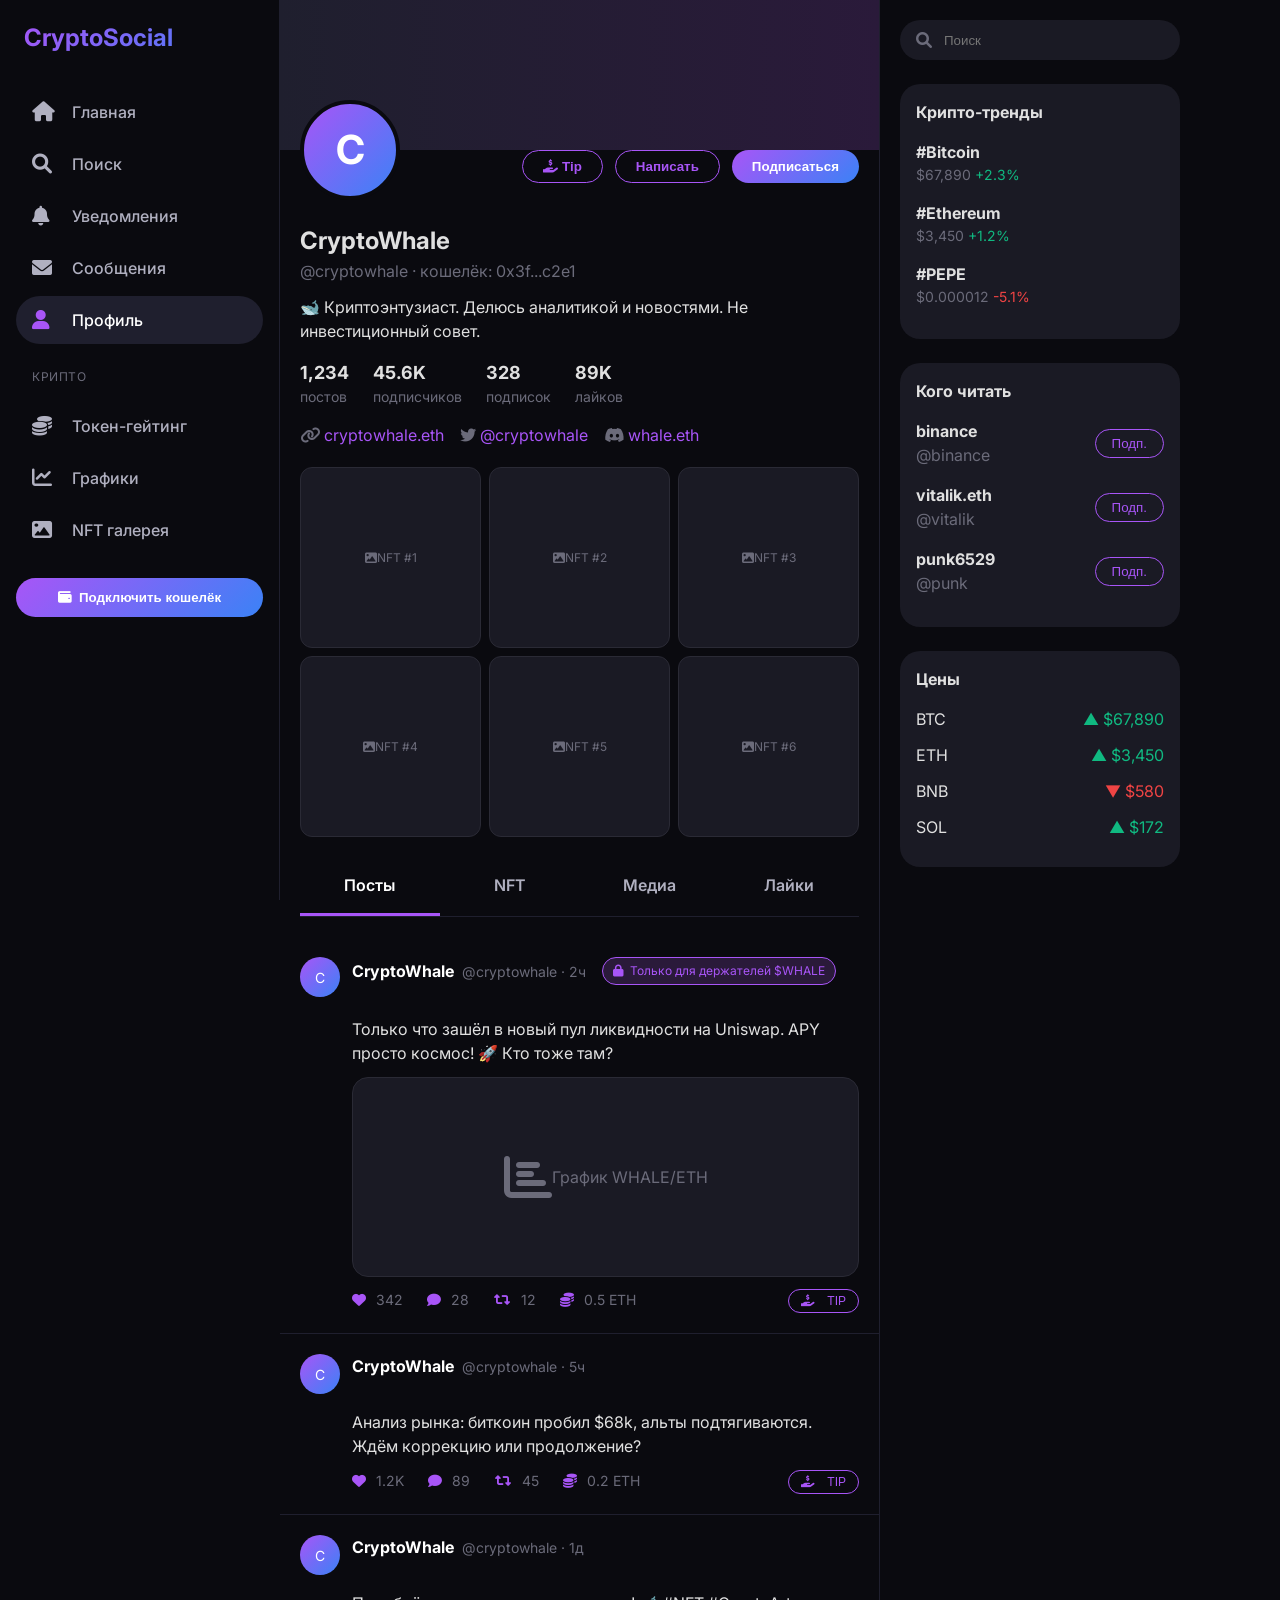
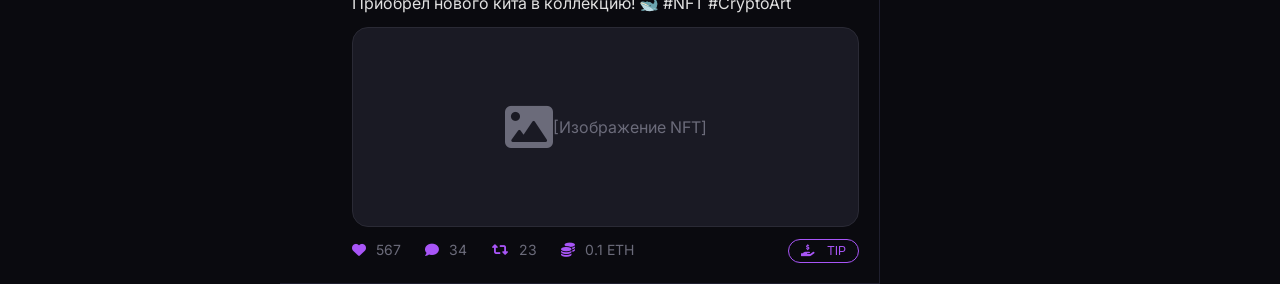
<file: index.html>
<!DOCTYPE html>
<html lang="ru">
<head>
    <meta charset="UTF-8">
    <meta name="viewport" content="width=device-width, initial-scale=1.0">
    <title>CryptoSocial — Профиль</title>
    <!-- Google Fonts & Font Awesome -->
    <link rel="preconnect" href="https://fonts.googleapis.com">
    <link rel="preconnect" href="https://fonts.gstatic.com" crossorigin>
    <link href="https://fonts.googleapis.com/css2?family=Inter:ital,opsz,wght@0,14..32,100..900;1,14..32,100..900&display=swap" rel="stylesheet">
    <link rel="stylesheet" href="https://cdnjs.cloudflare.com/ajax/libs/font-awesome/6.0.0-beta3/css/all.min.css">
    <style>
        * {
            margin: 0;
            padding: 0;
            box-sizing: border-box;
        }

        body {
            font-family: "Inter", sans-serif;
            background-color: #0a0a0f;
            color: #e0e0e0;
            line-height: 1.5;
            overflow-x: hidden;
        }

        /* Layout */
        .app {
            display: flex;
            min-height: 100vh;
            max-width: 1400px;
            margin: 0 auto;
            position: relative;
        }

        /* Left Sidebar */
        .sidebar-left {
            width: 280px;
            border-right: 1px solid #1f1f2e;
            padding: 20px 16px;
            position: sticky;
            top: 0;
            height: 100vh;
            overflow-y: auto;
            background-color: #0a0a0f;
        }

        .logo {
            font-size: 24px;
            font-weight: 700;
            background: linear-gradient(135deg, #a855f7, #3b82f6);
            -webkit-background-clip: text;
            -webkit-text-fill-color: transparent;
            background-clip: text;
            margin-bottom: 32px;
            padding-left: 8px;
        }

        .nav-item {
            display: flex;
            align-items: center;
            gap: 16px;
            padding: 12px 16px;
            border-radius: 30px;
            color: #b0b0c0;
            font-weight: 500;
            transition: all 0.2s;
            margin-bottom: 4px;
            cursor: pointer;
        }

        .nav-item i {
            font-size: 20px;
            width: 24px;
        }

        .nav-item:hover, .nav-item.active {
            background-color: #1f1f2e;
            color: white;
        }

        .nav-item.active i {
            color: #a855f7;
        }

        .nav-section {
            margin: 24px 0 16px;
            padding-left: 16px;
            font-size: 12px;
            text-transform: uppercase;
            letter-spacing: 0.05em;
            color: #6b6b7a;
        }

        .connect-wallet {
            margin-top: 24px;
            padding: 12px 16px;
            background: linear-gradient(135deg, #a855f7, #3b82f6);
            border: none;
            border-radius: 30px;
            color: white;
            font-weight: 600;
            display: flex;
            align-items: center;
            justify-content: center;
            gap: 8px;
            cursor: pointer;
            transition: opacity 0.2s;
            width: 100%;
        }

        .connect-wallet:hover {
            opacity: 0.9;
        }

        /* Main Content */
        .main-content {
            flex: 1;
            max-width: 600px;
            border-right: 1px solid #1f1f2e;
        }

        /* Profile Header */
        .profile-cover {
            height: 150px;
            background: linear-gradient(90deg, #1f1f2e, #2a1a3a);
            position: relative;
        }

        .profile-info {
            padding: 0 20px 20px;
            position: relative;
        }

        .profile-avatar {
            width: 100px;
            height: 100px;
            border-radius: 50%;
            background: linear-gradient(135deg, #a855f7, #3b82f6);
            border: 4px solid #0a0a0f;
            position: absolute;
            top: -50px;
            left: 20px;
            display: flex;
            align-items: center;
            justify-content: center;
            font-size: 40px;
            font-weight: bold;
            color: white;
        }

        .profile-actions {
            display: flex;
            justify-content: flex-end;
            gap: 12px;
            margin-bottom: 16px;
        }

        .action-btn {
            padding: 8px 20px;
            border-radius: 30px;
            font-weight: 600;
            cursor: pointer;
            border: 1px solid #a855f7;
            background: transparent;
            color: #a855f7;
            transition: 0.2s;
        }

        .action-btn.primary {
            background: linear-gradient(135deg, #a855f7, #3b82f6);
            color: white;
            border: none;
        }

        .action-btn.primary:hover {
            opacity: 0.9;
        }

        .action-btn:hover {
            background-color: #a855f7;
            color: white;
        }

        .profile-name {
            font-size: 24px;
            font-weight: 700;
            margin-top: 40px;
        }

        .profile-handle {
            color: #6b6b7a;
            font-size: 16px;
            margin-bottom: 12px;
        }

        .profile-bio {
            margin: 12px 0;
        }

        .profile-stats {
            display: flex;
            gap: 24px;
            margin: 16px 0;
        }

        .stat-item {
            display: flex;
            flex-direction: column;
        }

        .stat-number {
            font-weight: 700;
            font-size: 18px;
        }

        .stat-label {
            color: #6b6b7a;
            font-size: 14px;
        }

        .profile-links {
            display: flex;
            gap: 16px;
            color: #6b6b7a;
            margin: 16px 0;
        }

        .profile-links a {
            color: #a855f7;
            text-decoration: none;
        }

        .nft-gallery {
            display: grid;
            grid-template-columns: repeat(3, 1fr);
            gap: 8px;
            margin: 20px 0;
        }

        .nft-item {
            aspect-ratio: 1;
            background-color: #1a1a24;
            border-radius: 12px;
            border: 1px solid #2a2a35;
            display: flex;
            align-items: center;
            justify-content: center;
            color: #6b6b7a;
            font-size: 12px;
        }

        /* Tabs */
        .profile-tabs {
            display: flex;
            border-bottom: 1px solid #1f1f2e;
            margin-top: 20px;
        }

        .tab {
            flex: 1;
            text-align: center;
            padding: 16px 0;
            font-weight: 600;
            color: #b0b0c0;
            cursor: pointer;
            border-bottom: 3px solid transparent;
        }

        .tab.active {
            color: white;
            border-bottom-color: #a855f7;
        }

        /* Feed items (same as before) */
        .feed-item {
            padding: 20px;
            border-bottom: 1px solid #1f1f2e;
            display: flex;
            gap: 12px;
            transition: background 0.2s;
        }

        .feed-item:hover {
            background-color: #0f0f17;
        }

        .feed-item .avatar-small {
            width: 40px;
            height: 40px;
            border-radius: 50%;
            background: linear-gradient(135deg, #a855f7, #3b82f6);
            flex-shrink: 0;
            display: flex;
            align-items: center;
            justify-content: center;
            font-size: 14px;
            color: white;
        }

        .feed-content {
            flex: 1;
        }

        .feed-header {
            display: flex;
            align-items: center;
            gap: 8px;
            margin-bottom: 4px;
            flex-wrap: wrap;
        }

        .feed-author {
            font-weight: 700;
            color: white;
        }

        .feed-handle {
            color: #6b6b7a;
            font-size: 14px;
        }

        .feed-time {
            color: #6b6b7a;
            font-size: 14px;
        }

        .token-gate {
            background-color: #2a1a3a;
            border: 1px solid #a855f7;
            border-radius: 16px;
            padding: 4px 10px;
            font-size: 12px;
            color: #a855f7;
            display: inline-flex;
            align-items: center;
            gap: 6px;
            margin-left: 8px;
        }

        .feed-text {
            margin: 8px 0 12px;
            white-space: pre-line;
        }

        .feed-media {
            background-color: #1a1a24;
            border-radius: 16px;
            height: 200px;
            display: flex;
            align-items: center;
            justify-content: center;
            color: #6b6b7a;
            margin: 12px 0;
            border: 1px solid #2a2a35;
        }

        .feed-stats {
            display: flex;
            gap: 24px;
            margin-top: 12px;
            color: #6b6b7a;
            font-size: 14px;
        }

        .feed-stats i {
            margin-right: 6px;
            color: #a855f7;
        }

        .tip-button {
            background: transparent;
            border: 1px solid #a855f7;
            border-radius: 20px;
            padding: 4px 12px;
            color: #a855f7;
            font-size: 12px;
            display: inline-flex;
            align-items: center;
            gap: 6px;
            cursor: pointer;
            transition: 0.2s;
            margin-left: auto;
        }

        .tip-button:hover {
            background: #a855f7;
            color: white;
        }

        /* Right Sidebar */
        .sidebar-right {
            width: 320px;
            padding: 20px 20px;
            position: sticky;
            top: 0;
            height: 100vh;
            overflow-y: auto;
        }

        .search-box {
            background-color: #1a1a24;
            border-radius: 30px;
            padding: 12px 16px;
            display: flex;
            align-items: center;
            gap: 12px;
            margin-bottom: 24px;
        }

        .search-box i {
            color: #6b6b7a;
        }

        .search-box input {
            background: transparent;
            border: none;
            color: white;
            outline: none;
            width: 100%;
        }

        .widget {
            background-color: #1a1a24;
            border-radius: 20px;
            padding: 16px;
            margin-bottom: 24px;
        }

        .widget-title {
            font-weight: 700;
            margin-bottom: 16px;
        }

        .trend-item, .follow-item {
            display: flex;
            justify-content: space-between;
            align-items: center;
            margin-bottom: 16px;
        }

        .trend-info h4 {
            font-size: 16px;
        }

        .trend-info p {
            font-size: 14px;
            color: #6b6b7a;
        }

        .follow-btn {
            background: transparent;
            border: 1px solid #a855f7;
            border-radius: 30px;
            padding: 6px 16px;
            color: #a855f7;
            font-weight: 500;
            cursor: pointer;
        }

        .crypto-price {
            display: flex;
            align-items: center;
            justify-content: space-between;
            margin-bottom: 12px;
        }

        .price-up {
            color: #10b981;
        }

        .price-down {
            color: #ef4444;
        }

        /* Mobile responsiveness */
        @media (max-width: 1000px) {
            .sidebar-right {
                display: none;
            }
        }

        @media (max-width: 768px) {
            .sidebar-left {
                display: none;
            }
            .main-content {
                max-width: 100%;
            }
        }
    </style>
</head>
<body>
<div class="app">
    <!-- Левая боковая панель (навигация) -->
    <aside class="sidebar-left">
        <div class="logo">CryptoSocial</div>
        <div class="nav-item">
            <i class="fas fa-home"></i> <span>Главная</span>
        </div>
        <div class="nav-item">
            <i class="fas fa-search"></i> <span>Поиск</span>
        </div>
        <div class="nav-item">
            <i class="fas fa-bell"></i> <span>Уведомления</span>
        </div>
        <div class="nav-item">
            <i class="fas fa-envelope"></i> <span>Сообщения</span>
        </div>
        <div class="nav-item active">
            <i class="fas fa-user"></i> <span>Профиль</span>
        </div>

        <div class="nav-section">Крипто</div>
        <div class="nav-item">
            <i class="fas fa-coins"></i> <span>Токен-гейтинг</span>
        </div>
        <div class="nav-item">
            <i class="fas fa-chart-line"></i> <span>Графики</span>
        </div>
        <div class="nav-item">
            <i class="fas fa-image"></i> <span>NFT галерея</span>
        </div>

        <button class="connect-wallet">
            <i class="fas fa-wallet"></i> Подключить кошелёк
        </button>
    </aside>

    <!-- Основной контент (профиль) -->
    <main class="main-content">
        <!-- Шапка профиля с обложкой и аватаром -->
        <div class="profile-cover"></div>
        <div class="profile-info">
            <div class="profile-avatar">C</div>
            <div class="profile-actions">
                <button class="action-btn"><i class="fas fa-hand-holding-usd"></i> Tip</button>
                <button class="action-btn">Написать</button>
                <button class="action-btn primary">Подписаться</button>
            </div>
            <div class="profile-name">CryptoWhale</div>
            <div class="profile-handle">@cryptowhale · кошелёк: 0x3f...c2e1</div>
            <div class="profile-bio">
                🐋 Криптоэнтузиаст. Делюсь аналитикой и новостями. Не инвестиционный совет.
            </div>
            <div class="profile-stats">
                <div class="stat-item">
                    <span class="stat-number">1,234</span>
                    <span class="stat-label">постов</span>
                </div>
                <div class="stat-item">
                    <span class="stat-number">45.6K</span>
                    <span class="stat-label">подписчиков</span>
                </div>
                <div class="stat-item">
                    <span class="stat-number">328</span>
                    <span class="stat-label">подписок</span>
                </div>
                <div class="stat-item">
                    <span class="stat-number">89K</span>
                    <span class="stat-label">лайков</span>
                </div>
            </div>
            <div class="profile-links">
                <span><i class="fas fa-link"></i> <a href="#">cryptowhale.eth</a></span>
                <span><i class="fab fa-twitter"></i> <a href="#">@cryptowhale</a></span>
                <span><i class="fab fa-discord"></i> <a href="#">whale.eth</a></span>
            </div>

            <!-- Галерея NFT -->
            <div class="nft-gallery">
                <div class="nft-item"><i class="fas fa-image"></i> NFT #1</div>
                <div class="nft-item"><i class="fas fa-image"></i> NFT #2</div>
                <div class="nft-item"><i class="fas fa-image"></i> NFT #3</div>
                <div class="nft-item"><i class="fas fa-image"></i> NFT #4</div>
                <div class="nft-item"><i class="fas fa-image"></i> NFT #5</div>
                <div class="nft-item"><i class="fas fa-image"></i> NFT #6</div>
            </div>

            <!-- Вкладки профиля -->
            <div class="profile-tabs">
                <div class="tab active">Посты</div>
                <div class="tab">NFT</div>
                <div class="tab">Медиа</div>
                <div class="tab">Лайки</div>
            </div>
        </div>

        <!-- Лента постов пользователя -->
        <!-- Пост 1 -->
        <div class="feed-item">
            <div class="avatar-small">C</div>
            <div class="feed-content">
                <div class="feed-header">
                    <span class="feed-author">CryptoWhale</span>
                    <span class="feed-handle">@cryptowhale · 2ч</span>
                    <span class="token-gate"><i class="fas fa-lock"></i> Только для держателей $WHALE</span>
                </div>
                <div class="feed-text">
                    Только что зашёл в новый пул ликвидности на Uniswap. APY просто космос! 🚀 Кто тоже там?
                </div>
                <div class="feed-media">
                    <i class="fas fa-chart-bar" style="font-size: 48px;"></i> График WHALE/ETH
                </div>
                <div class="feed-stats">
                    <span><i class="fas fa-heart"></i> 342</span>
                    <span><i class="fas fa-comment"></i> 28</span>
                    <span><i class="fas fa-retweet"></i> 12</span>
                    <span><i class="fas fa-coins"></i> 0.5 ETH</span>
                    <button class="tip-button"><i class="fas fa-hand-holding-usd"></i> TIP</button>
                </div>
            </div>
        </div>

        <!-- Пост 2 -->
        <div class="feed-item">
            <div class="avatar-small">C</div>
            <div class="feed-content">
                <div class="feed-header">
                    <span class="feed-author">CryptoWhale</span>
                    <span class="feed-handle">@cryptowhale · 5ч</span>
                </div>
                <div class="feed-text">
                    Анализ рынка: биткоин пробил $68k, альты подтягиваются. Ждём коррекцию или продолжение?
                </div>
                <div class="feed-stats">
                    <span><i class="fas fa-heart"></i> 1.2K</span>
                    <span><i class="fas fa-comment"></i> 89</span>
                    <span><i class="fas fa-retweet"></i> 45</span>
                    <span><i class="fas fa-coins"></i> 0.2 ETH</span>
                    <button class="tip-button"><i class="fas fa-hand-holding-usd"></i> TIP</button>
                </div>
            </div>
        </div>

        <!-- Пост 3 с NFT -->
        <div class="feed-item">
            <div class="avatar-small">C</div>
            <div class="feed-content">
                <div class="feed-header">
                    <span class="feed-author">CryptoWhale</span>
                    <span class="feed-handle">@cryptowhale · 1д</span>
                </div>
                <div class="feed-text">
                    Приобрёл нового кита в коллекцию! 🐋 #NFT #CryptoArt
                </div>
                <div class="feed-media">
                    <i class="fas fa-image" style="font-size: 48px;"></i> [Изображение NFT]
                </div>
                <div class="feed-stats">
                    <span><i class="fas fa-heart"></i> 567</span>
                    <span><i class="fas fa-comment"></i> 34</span>
                    <span><i class="fas fa-retweet"></i> 23</span>
                    <span><i class="fas fa-coins"></i> 0.1 ETH</span>
                    <button class="tip-button"><i class="fas fa-hand-holding-usd"></i> TIP</button>
                </div>
            </div>
        </div>
    </main>

    <!-- Правая боковая панель (виджеты) -->
    <aside class="sidebar-right">
        <div class="search-box">
            <i class="fas fa-search"></i>
            <input type="text" placeholder="Поиск">
        </div>

        <div class="widget">
            <div class="widget-title">Крипто-тренды</div>
            <div class="trend-item">
                <div class="trend-info">
                    <h4>#Bitcoin</h4>
                    <p>$67,890 <span class="price-up">+2.3%</span></p>
                </div>
            </div>
            <div class="trend-item">
                <div class="trend-info">
                    <h4>#Ethereum</h4>
                    <p>$3,450 <span class="price-up">+1.2%</span></p>
                </div>
            </div>
            <div class="trend-item">
                <div class="trend-info">
                    <h4>#PEPE</h4>
                    <p>$0.000012 <span class="price-down">-5.1%</span></p>
                </div>
            </div>
        </div>

        <div class="widget">
            <div class="widget-title">Кого читать</div>
            <div class="follow-item">
                <div>
                    <strong>binance</strong><br>
                    <span style="color:#6b6b7a;">@binance</span>
                </div>
                <button class="follow-btn">Подп.</button>
            </div>
            <div class="follow-item">
                <div>
                    <strong>vitalik.eth</strong><br>
                    <span style="color:#6b6b7a;">@vitalik</span>
                </div>
                <button class="follow-btn">Подп.</button>
            </div>
            <div class="follow-item">
                <div>
                    <strong>punk6529</strong><br>
                    <span style="color:#6b6b7a;">@punk</span>
                </div>
                <button class="follow-btn">Подп.</button>
            </div>
        </div>

        <div class="widget">
            <div class="widget-title">Цены</div>
            <div class="crypto-price">
                <span>BTC</span> <span class="price-up">▲ $67,890</span>
            </div>
            <div class="crypto-price">
                <span>ETH</span> <span class="price-up">▲ $3,450</span>
            </div>
            <div class="crypto-price">
                <span>BNB</span> <span class="price-down">▼ $580</span>
            </div>
            <div class="crypto-price">
                <span>SOL</span> <span class="price-up">▲ $172</span>
            </div>
        </div>
    </aside>
</div>

<!-- Небольшой скрипт для переключения вкладок (демо) -->
<script>
    document.querySelectorAll('.nav-item').forEach(item => {
        item.addEventListener('click', function() {
            document.querySelectorAll('.nav-item').forEach(n => n.classList.remove('active'));
            this.classList.add('active');
        });
    });
    document.querySelectorAll('.tab').forEach(tab => {
        tab.addEventListener('click', function() {
            document.querySelectorAll('.tab').forEach(t => t.classList.remove('active'));
            this.classList.add('active');
        });
    });
</script>
</body>
</html>
</file>
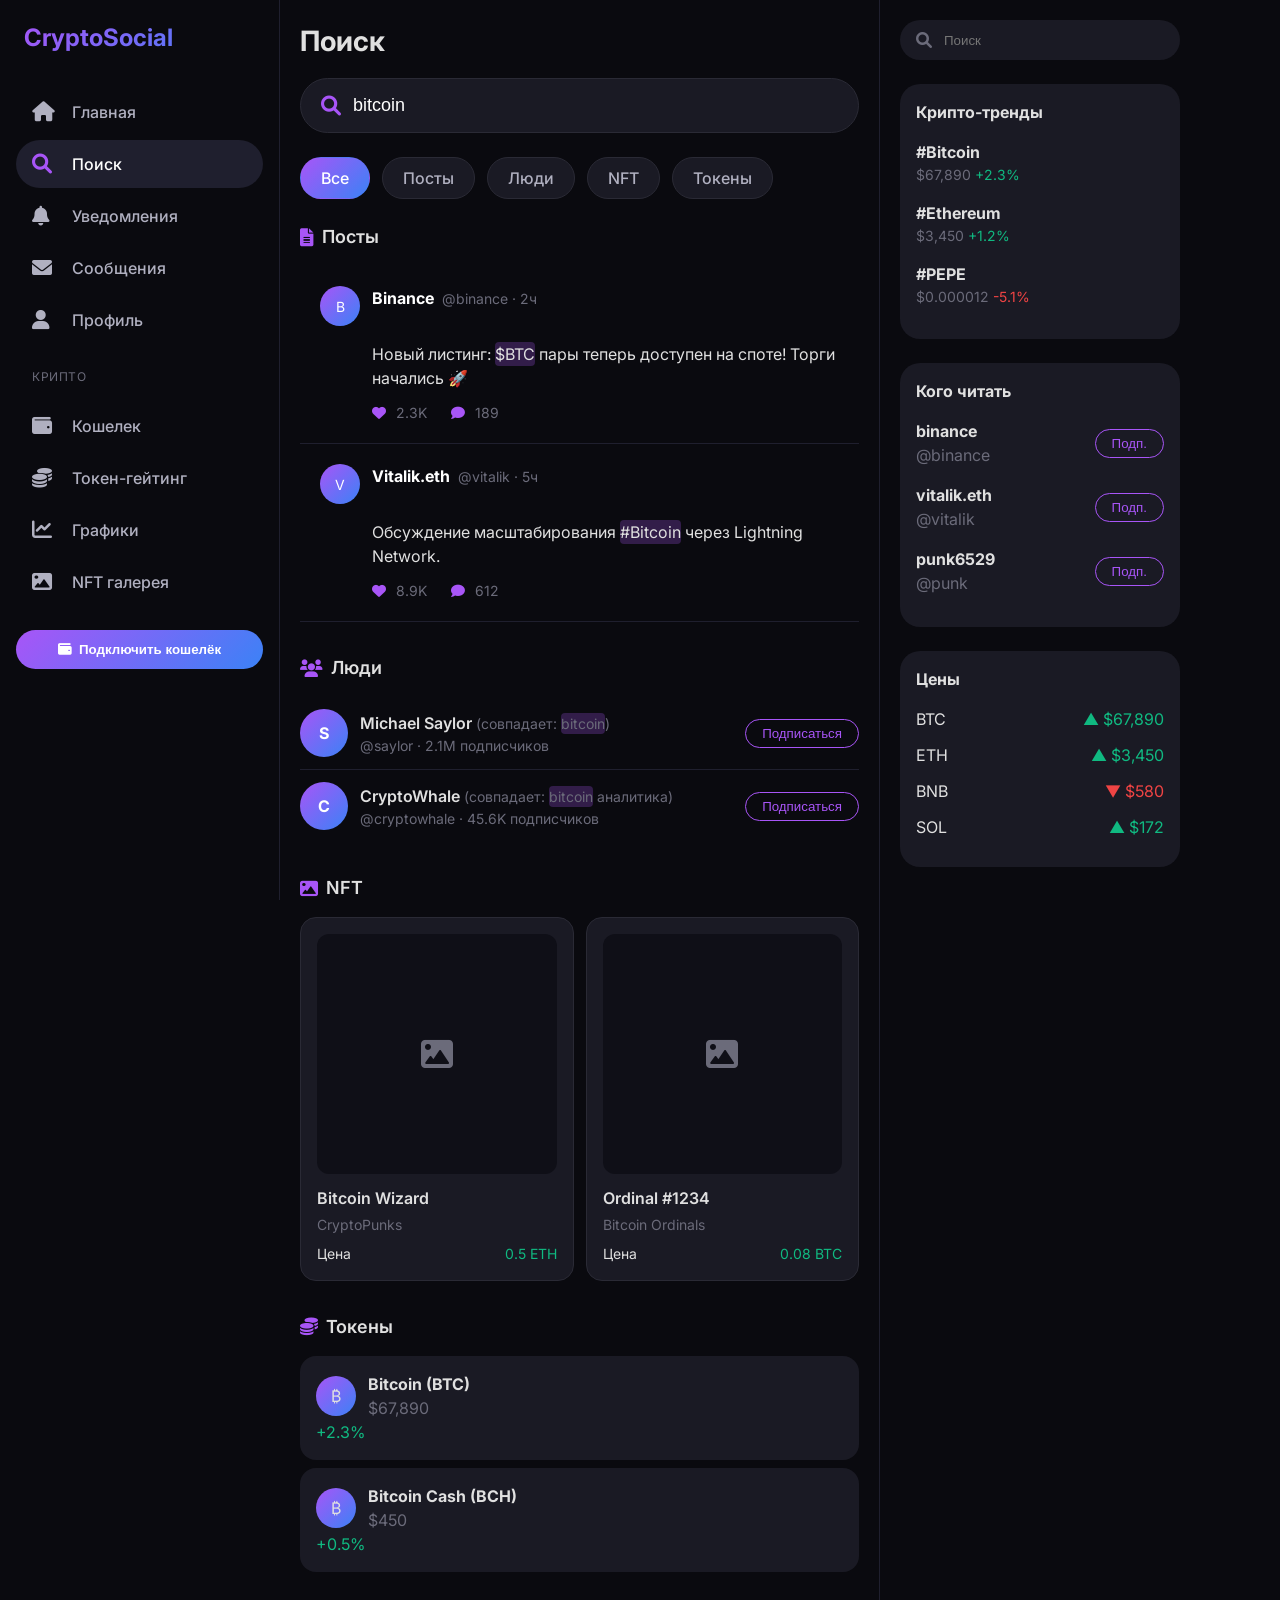
<file: search.html>
<!DOCTYPE html>
<html lang="ru">
<head>
    <meta charset="UTF-8">
    <meta name="viewport" content="width=device-width, initial-scale=1.0">
    <title>CryptoSocial — Поиск</title>
    <!-- Google Fonts & Font Awesome -->
    <link rel="preconnect" href="https://fonts.googleapis.com">
    <link rel="preconnect" href="https://fonts.gstatic.com" crossorigin>
    <link href="https://fonts.googleapis.com/css2?family=Inter:ital,opsz,wght@0,14..32,100..900;1,14..32,100..900&display=swap" rel="stylesheet">
    <link rel="stylesheet" href="https://cdnjs.cloudflare.com/ajax/libs/font-awesome/6.0.0-beta3/css/all.min.css">
    <style>
        * {
            margin: 0;
            padding: 0;
            box-sizing: border-box;
        }

        body {
            font-family: "Inter", sans-serif;
            background-color: #0a0a0f;
            color: #e0e0e0;
            line-height: 1.5;
            overflow-x: hidden;
        }

        /* Layout */
        .app {
            display: flex;
            min-height: 100vh;
            max-width: 1400px;
            margin: 0 auto;
            position: relative;
        }

        /* Left Sidebar */
        .sidebar-left {
            width: 280px;
            border-right: 1px solid #1f1f2e;
            padding: 20px 16px;
            position: sticky;
            top: 0;
            height: 100vh;
            overflow-y: auto;
            background-color: #0a0a0f;
        }

        .logo {
            font-size: 24px;
            font-weight: 700;
            background: linear-gradient(135deg, #a855f7, #3b82f6);
            -webkit-background-clip: text;
            -webkit-text-fill-color: transparent;
            background-clip: text;
            margin-bottom: 32px;
            padding-left: 8px;
        }

        .nav-item {
            display: flex;
            align-items: center;
            gap: 16px;
            padding: 12px 16px;
            border-radius: 30px;
            color: #b0b0c0;
            font-weight: 500;
            transition: all 0.2s;
            margin-bottom: 4px;
            cursor: pointer;
        }

        .nav-item i {
            font-size: 20px;
            width: 24px;
        }

        .nav-item:hover, .nav-item.active {
            background-color: #1f1f2e;
            color: white;
        }

        .nav-item.active i {
            color: #a855f7;
        }

        .nav-section {
            margin: 24px 0 16px;
            padding-left: 16px;
            font-size: 12px;
            text-transform: uppercase;
            letter-spacing: 0.05em;
            color: #6b6b7a;
        }

        .connect-wallet {
            margin-top: 24px;
            padding: 12px 16px;
            background: linear-gradient(135deg, #a855f7, #3b82f6);
            border: none;
            border-radius: 30px;
            color: white;
            font-weight: 600;
            display: flex;
            align-items: center;
            justify-content: center;
            gap: 8px;
            cursor: pointer;
            transition: opacity 0.2s;
            width: 100%;
        }

        .connect-wallet:hover {
            opacity: 0.9;
        }

        /* Main Content */
        .main-content {
            flex: 1;
            max-width: 600px;
            border-right: 1px solid #1f1f2e;
            padding: 20px;
        }

        /* Search Header */
        .search-header {
            margin-bottom: 24px;
        }

        .search-header h1 {
            font-size: 28px;
            font-weight: 700;
            margin-bottom: 16px;
        }

        .search-box-large {
            background-color: #1a1a24;
            border-radius: 40px;
            padding: 16px 20px;
            display: flex;
            align-items: center;
            gap: 12px;
            border: 1px solid #2a2a35;
        }

        .search-box-large i {
            color: #a855f7;
            font-size: 20px;
        }

        .search-box-large input {
            background: transparent;
            border: none;
            color: white;
            font-size: 18px;
            outline: none;
            width: 100%;
        }

        .search-box-large input::placeholder {
            color: #6b6b7a;
        }

        /* Filter Tabs */
        .filter-tabs {
            display: flex;
            gap: 12px;
            margin: 24px 0;
            flex-wrap: wrap;
        }

        .filter-tab {
            padding: 8px 20px;
            border-radius: 30px;
            background-color: #1a1a24;
            border: 1px solid #2a2a35;
            color: #b0b0c0;
            font-weight: 500;
            cursor: pointer;
            transition: 0.2s;
        }

        .filter-tab.active {
            background: linear-gradient(135deg, #a855f7, #3b82f6);
            border-color: transparent;
            color: white;
        }

        .filter-tab:hover {
            border-color: #a855f7;
        }

        /* Search Results */
        .result-section {
            margin-bottom: 32px;
        }

        .result-section-title {
            font-size: 18px;
            font-weight: 600;
            margin-bottom: 16px;
            display: flex;
            align-items: center;
            gap: 8px;
        }

        .result-section-title i {
            color: #a855f7;
        }

        /* Post Result */
        .feed-item {
            padding: 20px;
            border-bottom: 1px solid #1f1f2e;
            display: flex;
            gap: 12px;
            transition: background 0.2s;
        }

        .feed-item:hover {
            background-color: #0f0f17;
        }

        .feed-item .avatar-small {
            width: 40px;
            height: 40px;
            border-radius: 50%;
            background: linear-gradient(135deg, #a855f7, #3b82f6);
            flex-shrink: 0;
            display: flex;
            align-items: center;
            justify-content: center;
            font-size: 14px;
            color: white;
        }

        .feed-content {
            flex: 1;
        }

        .feed-header {
            display: flex;
            align-items: center;
            gap: 8px;
            margin-bottom: 4px;
            flex-wrap: wrap;
        }

        .feed-author {
            font-weight: 700;
            color: white;
        }

        .feed-handle {
            color: #6b6b7a;
            font-size: 14px;
        }

        .feed-time {
            color: #6b6b7a;
            font-size: 14px;
        }

        .highlight {
            background-color: #a855f740;
            padding: 2px 0;
            border-radius: 4px;
        }

        .feed-text {
            margin: 8px 0 12px;
            white-space: pre-line;
        }

        .feed-media {
            background-color: #1a1a24;
            border-radius: 16px;
            height: 150px;
            display: flex;
            align-items: center;
            justify-content: center;
            color: #6b6b7a;
            margin: 12px 0;
            border: 1px solid #2a2a35;
        }

        .feed-stats {
            display: flex;
            gap: 24px;
            margin-top: 12px;
            color: #6b6b7a;
            font-size: 14px;
        }

        .feed-stats i {
            margin-right: 6px;
            color: #a855f7;
        }

        /* User Result */
        .user-item {
            display: flex;
            align-items: center;
            justify-content: space-between;
            padding: 12px 0;
            border-bottom: 1px solid #1f1f2e;
        }

        .user-item:last-child {
            border-bottom: none;
        }

        .user-info {
            display: flex;
            align-items: center;
            gap: 12px;
        }

        .user-avatar {
            width: 48px;
            height: 48px;
            border-radius: 50%;
            background: linear-gradient(135deg, #a855f7, #3b82f6);
            display: flex;
            align-items: center;
            justify-content: center;
            color: white;
            font-weight: bold;
        }

        .user-details h4 {
            font-weight: 600;
        }

        .user-details p {
            color: #6b6b7a;
            font-size: 14px;
        }

        .user-follow-btn {
            background: transparent;
            border: 1px solid #a855f7;
            border-radius: 30px;
            padding: 6px 16px;
            color: #a855f7;
            font-weight: 500;
            cursor: pointer;
        }

        /* NFT Result */
        .nft-grid {
            display: grid;
            grid-template-columns: repeat(2, 1fr);
            gap: 12px;
            margin-top: 12px;
        }

        .nft-card {
            background-color: #1a1a24;
            border-radius: 16px;
            padding: 16px;
            border: 1px solid #2a2a35;
        }

        .nft-preview {
            aspect-ratio: 1;
            background-color: #0f0f17;
            border-radius: 12px;
            display: flex;
            align-items: center;
            justify-content: center;
            color: #6b6b7a;
            margin-bottom: 12px;
        }

        .nft-title {
            font-weight: 600;
            margin-bottom: 4px;
        }

        .nft-collection {
            color: #6b6b7a;
            font-size: 14px;
        }

        .nft-price {
            display: flex;
            justify-content: space-between;
            margin-top: 8px;
            font-size: 14px;
        }

        .nft-price .value {
            color: #10b981;
        }

        /* Right Sidebar */
        .sidebar-right {
            width: 320px;
            padding: 20px 20px;
            position: sticky;
            top: 0;
            height: 100vh;
            overflow-y: auto;
        }

        .search-box {
            background-color: #1a1a24;
            border-radius: 30px;
            padding: 12px 16px;
            display: flex;
            align-items: center;
            gap: 12px;
            margin-bottom: 24px;
        }

        .search-box i {
            color: #6b6b7a;
        }

        .search-box input {
            background: transparent;
            border: none;
            color: white;
            outline: none;
            width: 100%;
        }

        .widget {
            background-color: #1a1a24;
            border-radius: 20px;
            padding: 16px;
            margin-bottom: 24px;
        }

        .widget-title {
            font-weight: 700;
            margin-bottom: 16px;
        }

        .trend-item, .follow-item {
            display: flex;
            justify-content: space-between;
            align-items: center;
            margin-bottom: 16px;
        }

        .trend-info h4 {
            font-size: 16px;
        }

        .trend-info p {
            font-size: 14px;
            color: #6b6b7a;
        }

        .follow-btn {
            background: transparent;
            border: 1px solid #a855f7;
            border-radius: 30px;
            padding: 6px 16px;
            color: #a855f7;
            font-weight: 500;
            cursor: pointer;
        }

        .crypto-price {
            display: flex;
            align-items: center;
            justify-content: space-between;
            margin-bottom: 12px;
        }

        .price-up {
            color: #10b981;
        }

        .price-down {
            color: #ef4444;
        }

        /* Mobile responsiveness */
        @media (max-width: 1000px) {
            .sidebar-right {
                display: none;
            }
        }

        @media (max-width: 768px) {
            .sidebar-left {
                display: none;
            }
            .main-content {
                max-width: 100%;
            }
        }
    </style>
</head>
<body>
<div class="app">
    <!-- Левая боковая панель (навигация) -->
    <aside class="sidebar-left">
        <div class="logo">CryptoSocial</div>
        <div class="nav-item">
            <i class="fas fa-home"></i> <span>Главная</span>
        </div>
        <div class="nav-item active">
            <i class="fas fa-search"></i> <span>Поиск</span>
        </div>
        <div class="nav-item">
            <i class="fas fa-bell"></i> <span>Уведомления</span>
        </div>
        <div class="nav-item">
            <i class="fas fa-envelope"></i> <span>Сообщения</span>
        </div>
        <div class="nav-item">
            <i class="fas fa-user"></i> <span>Профиль</span>
        </div>

        <div class="nav-section">Крипто</div>
        <div class="nav-item">
            <i class="fas fa-wallet"></i> <span>Кошелек</span>
        </div>
        <div class="nav-item">
            <i class="fas fa-coins"></i> <span>Токен-гейтинг</span>
        </div>
        <div class="nav-item">
            <i class="fas fa-chart-line"></i> <span>Графики</span>
        </div>
        <div class="nav-item">
            <i class="fas fa-image"></i> <span>NFT галерея</span>
        </div>

        <button class="connect-wallet">
            <i class="fas fa-wallet"></i> Подключить кошелёк
        </button>
    </aside>

    <!-- Основной контент (поиск) -->
    <main class="main-content">
        <div class="search-header">
            <h1>Поиск</h1>
            <div class="search-box-large">
                <i class="fas fa-search"></i>
                <input type="text" placeholder="Поиск по постам, людям, NFT..." value="bitcoin">
            </div>
        </div>

        <!-- Фильтры -->
        <div class="filter-tabs">
            <div class="filter-tab active">Все</div>
            <div class="filter-tab">Посты</div>
            <div class="filter-tab">Люди</div>
            <div class="filter-tab">NFT</div>
            <div class="filter-tab">Токены</div>
        </div>

        <!-- Результаты: Посты -->
        <div class="result-section">
            <div class="result-section-title">
                <i class="fas fa-file-alt"></i> Посты
            </div>
            <div class="feed-item">
                <div class="avatar-small">B</div>
                <div class="feed-content">
                    <div class="feed-header">
                        <span class="feed-author">Binance</span>
                        <span class="feed-handle">@binance · 2ч</span>
                    </div>
                    <div class="feed-text">
                        Новый листинг: <span class="highlight">$BTC</span> пары теперь доступен на споте! Торги начались 🚀
                    </div>
                    <div class="feed-stats">
                        <span><i class="fas fa-heart"></i> 2.3K</span>
                        <span><i class="fas fa-comment"></i> 189</span>
                    </div>
                </div>
            </div>
            <div class="feed-item">
                <div class="avatar-small">V</div>
                <div class="feed-content">
                    <div class="feed-header">
                        <span class="feed-author">Vitalik.eth</span>
                        <span class="feed-handle">@vitalik · 5ч</span>
                    </div>
                    <div class="feed-text">
                        Обсуждение масштабирования <span class="highlight">#Bitcoin</span> через Lightning Network.
                    </div>
                    <div class="feed-stats">
                        <span><i class="fas fa-heart"></i> 8.9K</span>
                        <span><i class="fas fa-comment"></i> 612</span>
                    </div>
                </div>
            </div>
        </div>

        <!-- Результаты: Люди -->
        <div class="result-section">
            <div class="result-section-title">
                <i class="fas fa-users"></i> Люди
            </div>
            <div class="user-item">
                <div class="user-info">
                    <div class="user-avatar">S</div>
                    <div class="user-details">
                        <h4>Michael Saylor <span style="color:#6b6b7a; font-size:14px; font-weight:normal;">(совпадает: <span class="highlight">bitcoin</span>)</span></h4>
                        <p>@saylor · 2.1M подписчиков</p>
                    </div>
                </div>
                <button class="user-follow-btn">Подписаться</button>
            </div>
            <div class="user-item">
                <div class="user-info">
                    <div class="user-avatar">C</div>
                    <div class="user-details">
                        <h4>CryptoWhale <span style="color:#6b6b7a; font-size:14px; font-weight:normal;">(совпадает: <span class="highlight">bitcoin</span> аналитика)</span></h4>
                        <p>@cryptowhale · 45.6K подписчиков</p>
                    </div>
                </div>
                <button class="user-follow-btn">Подписаться</button>
            </div>
        </div>

        <!-- Результаты: NFT -->
        <div class="result-section">
            <div class="result-section-title">
                <i class="fas fa-image"></i> NFT
            </div>
            <div class="nft-grid">
                <div class="nft-card">
                    <div class="nft-preview"><i class="fas fa-image" style="font-size: 32px;"></i></div>
                    <div class="nft-title">Bitcoin Wizard</div>
                    <div class="nft-collection">CryptoPunks</div>
                    <div class="nft-price">
                        <span>Цена</span>
                        <span class="value">0.5 ETH</span>
                    </div>
                </div>
                <div class="nft-card">
                    <div class="nft-preview"><i class="fas fa-image" style="font-size: 32px;"></i></div>
                    <div class="nft-title">Ordinal #1234</div>
                    <div class="nft-collection">Bitcoin Ordinals</div>
                    <div class="nft-price">
                        <span>Цена</span>
                        <span class="value">0.08 BTC</span>
                    </div>
                </div>
            </div>
        </div>

        <!-- Результаты: Токены (пример) -->
        <div class="result-section">
            <div class="result-section-title">
                <i class="fas fa-coins"></i> Токены
            </div>
            <div class="asset-item" style="background-color:#1a1a24; border-radius:16px; padding:16px; margin-bottom:8px;">
                <div style="display:flex; align-items:center; gap:12px;">
                    <div class="asset-icon" style="width:40px; height:40px; border-radius:50%; background:linear-gradient(135deg, #a855f7, #3b82f6); display:flex; align-items:center; justify-content:center;">₿</div>
                    <div>
                        <h4>Bitcoin (BTC)</h4>
                        <p style="color:#6b6b7a;">$67,890</p>
                    </div>
                </div>
                <div style="color:#10b981;">+2.3%</div>
            </div>
            <div class="asset-item" style="background-color:#1a1a24; border-radius:16px; padding:16px; margin-bottom:8px;">
                <div style="display:flex; align-items:center; gap:12px;">
                    <div class="asset-icon" style="width:40px; height:40px; border-radius:50%; background:linear-gradient(135deg, #a855f7, #3b82f6); display:flex; align-items:center; justify-content:center;">₿</div>
                    <div>
                        <h4>Bitcoin Cash (BCH)</h4>
                        <p style="color:#6b6b7a;">$450</p>
                    </div>
                </div>
                <div style="color:#10b981;">+0.5%</div>
            </div>
        </div>
    </main>

    <!-- Правая боковая панель (виджеты) -->
    <aside class="sidebar-right">
        <div class="search-box">
            <i class="fas fa-search"></i>
            <input type="text" placeholder="Поиск">
        </div>

        <div class="widget">
            <div class="widget-title">Крипто-тренды</div>
            <div class="trend-item">
                <div class="trend-info">
                    <h4>#Bitcoin</h4>
                    <p>$67,890 <span class="price-up">+2.3%</span></p>
                </div>
            </div>
            <div class="trend-item">
                <div class="trend-info">
                    <h4>#Ethereum</h4>
                    <p>$3,450 <span class="price-up">+1.2%</span></p>
                </div>
            </div>
            <div class="trend-item">
                <div class="trend-info">
                    <h4>#PEPE</h4>
                    <p>$0.000012 <span class="price-down">-5.1%</span></p>
                </div>
            </div>
        </div>

        <div class="widget">
            <div class="widget-title">Кого читать</div>
            <div class="follow-item">
                <div>
                    <strong>binance</strong><br>
                    <span style="color:#6b6b7a;">@binance</span>
                </div>
                <button class="follow-btn">Подп.</button>
            </div>
            <div class="follow-item">
                <div>
                    <strong>vitalik.eth</strong><br>
                    <span style="color:#6b6b7a;">@vitalik</span>
                </div>
                <button class="follow-btn">Подп.</button>
            </div>
            <div class="follow-item">
                <div>
                    <strong>punk6529</strong><br>
                    <span style="color:#6b6b7a;">@punk</span>
                </div>
                <button class="follow-btn">Подп.</button>
            </div>
        </div>

        <div class="widget">
            <div class="widget-title">Цены</div>
            <div class="crypto-price">
                <span>BTC</span> <span class="price-up">▲ $67,890</span>
            </div>
            <div class="crypto-price">
                <span>ETH</span> <span class="price-up">▲ $3,450</span>
            </div>
            <div class="crypto-price">
                <span>BNB</span> <span class="price-down">▼ $580</span>
            </div>
            <div class="crypto-price">
                <span>SOL</span> <span class="price-up">▲ $172</span>
            </div>
        </div>
    </aside>
</div>

<!-- Небольшой скрипт для переключения фильтров и активного пункта меню (демо) -->
<script>
    document.querySelectorAll('.nav-item').forEach(item => {
        item.addEventListener('click', function() {
            document.querySelectorAll('.nav-item').forEach(n => n.classList.remove('active'));
            this.classList.add('active');
        });
    });
    document.querySelectorAll('.filter-tab').forEach(tab => {
        tab.addEventListener('click', function() {
            document.querySelectorAll('.filter-tab').forEach(t => t.classList.remove('active'));
            this.classList.add('active');
            // Здесь можно добавить логику фильтрации, но для демо просто показываем все результаты
        });
    });
</script>
</body>
</html>
</file>
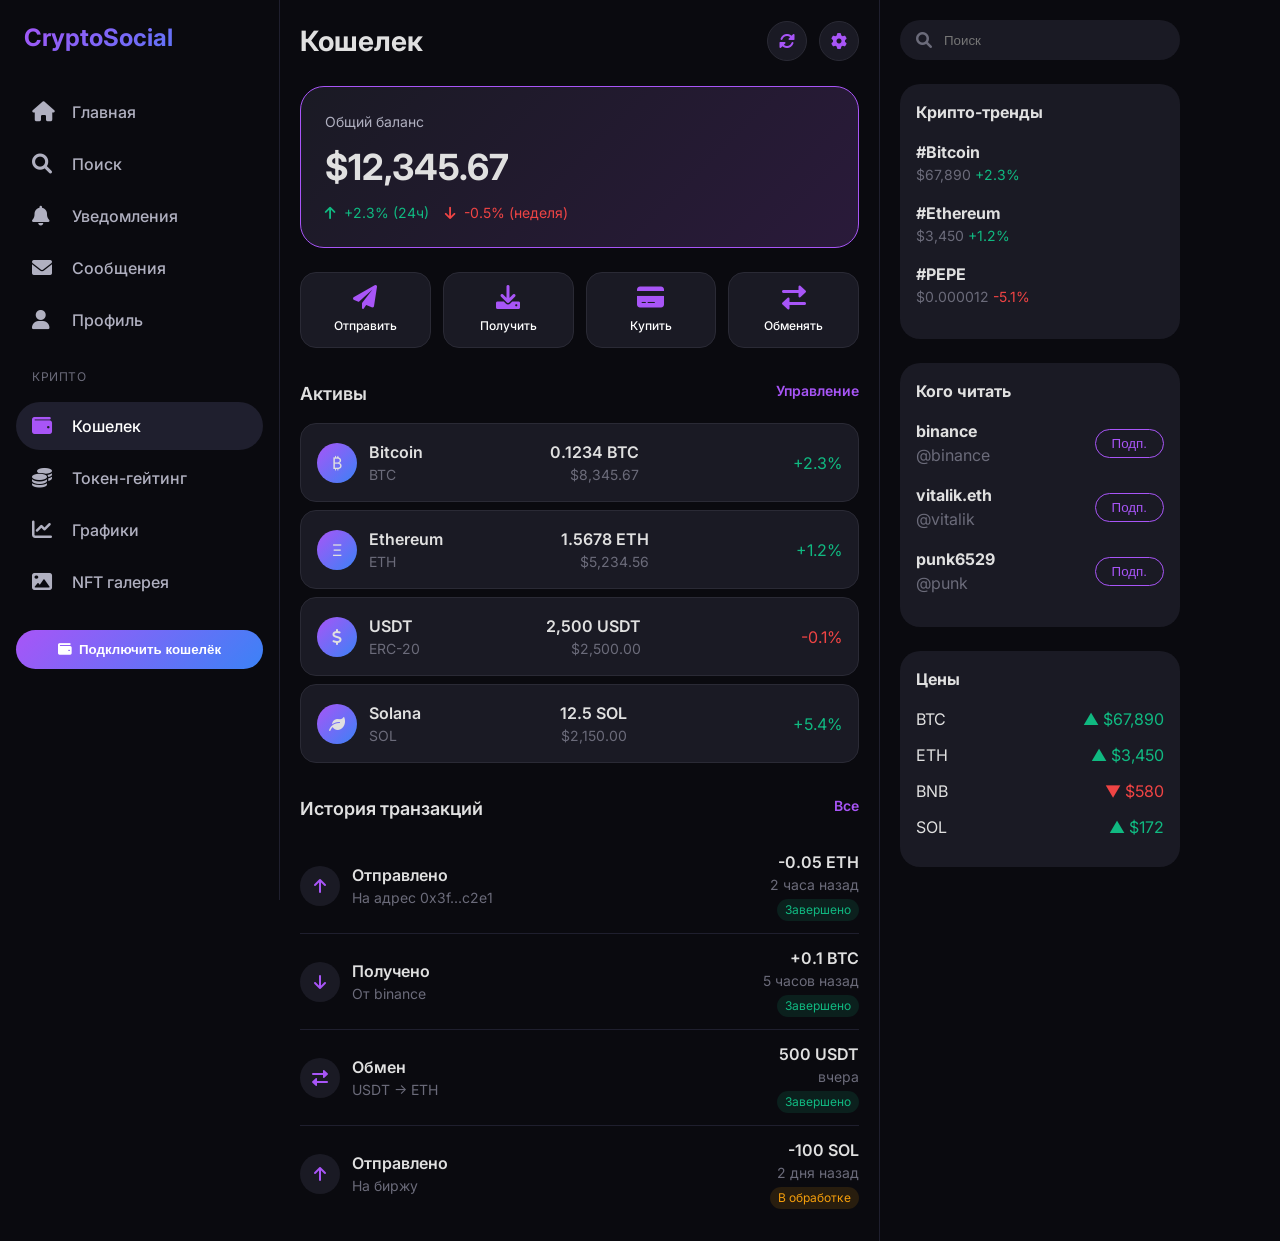
<file: wallet.html>
<!DOCTYPE html>
<html lang="ru">
<head>
    <meta charset="UTF-8">
    <meta name="viewport" content="width=device-width, initial-scale=1.0">
    <title>CryptoSocial — Кошелек</title>
    <!-- Google Fonts & Font Awesome -->
    <link rel="preconnect" href="https://fonts.googleapis.com">
    <link rel="preconnect" href="https://fonts.gstatic.com" crossorigin>
    <link href="https://fonts.googleapis.com/css2?family=Inter:ital,opsz,wght@0,14..32,100..900;1,14..32,100..900&display=swap" rel="stylesheet">
    <link rel="stylesheet" href="https://cdnjs.cloudflare.com/ajax/libs/font-awesome/6.0.0-beta3/css/all.min.css">
    <style>
        * {
            margin: 0;
            padding: 0;
            box-sizing: border-box;
        }

        body {
            font-family: "Inter", sans-serif;
            background-color: #0a0a0f;
            color: #e0e0e0;
            line-height: 1.5;
            overflow-x: hidden;
        }

        /* Layout */
        .app {
            display: flex;
            min-height: 100vh;
            max-width: 1400px;
            margin: 0 auto;
            position: relative;
        }

        /* Left Sidebar */
        .sidebar-left {
            width: 280px;
            border-right: 1px solid #1f1f2e;
            padding: 20px 16px;
            position: sticky;
            top: 0;
            height: 100vh;
            overflow-y: auto;
            background-color: #0a0a0f;
        }

        .logo {
            font-size: 24px;
            font-weight: 700;
            background: linear-gradient(135deg, #a855f7, #3b82f6);
            -webkit-background-clip: text;
            -webkit-text-fill-color: transparent;
            background-clip: text;
            margin-bottom: 32px;
            padding-left: 8px;
        }

        .nav-item {
            display: flex;
            align-items: center;
            gap: 16px;
            padding: 12px 16px;
            border-radius: 30px;
            color: #b0b0c0;
            font-weight: 500;
            transition: all 0.2s;
            margin-bottom: 4px;
            cursor: pointer;
        }

        .nav-item i {
            font-size: 20px;
            width: 24px;
        }

        .nav-item:hover, .nav-item.active {
            background-color: #1f1f2e;
            color: white;
        }

        .nav-item.active i {
            color: #a855f7;
        }

        .nav-section {
            margin: 24px 0 16px;
            padding-left: 16px;
            font-size: 12px;
            text-transform: uppercase;
            letter-spacing: 0.05em;
            color: #6b6b7a;
        }

        .connect-wallet {
            margin-top: 24px;
            padding: 12px 16px;
            background: linear-gradient(135deg, #a855f7, #3b82f6);
            border: none;
            border-radius: 30px;
            color: white;
            font-weight: 600;
            display: flex;
            align-items: center;
            justify-content: center;
            gap: 8px;
            cursor: pointer;
            transition: opacity 0.2s;
            width: 100%;
        }

        .connect-wallet:hover {
            opacity: 0.9;
        }

        /* Main Content */
        .main-content {
            flex: 1;
            max-width: 600px;
            border-right: 1px solid #1f1f2e;
            padding: 20px;
        }

        /* Wallet Header */
        .wallet-header {
            display: flex;
            justify-content: space-between;
            align-items: center;
            margin-bottom: 24px;
        }

        .wallet-header h1 {
            font-size: 28px;
            font-weight: 700;
        }

        .wallet-actions {
            display: flex;
            gap: 12px;
        }

        .icon-btn {
            background-color: #1a1a24;
            border: 1px solid #2a2a35;
            border-radius: 50%;
            width: 40px;
            height: 40px;
            display: flex;
            align-items: center;
            justify-content: center;
            color: #a855f7;
            cursor: pointer;
            transition: 0.2s;
        }

        .icon-btn:hover {
            background-color: #a855f7;
            color: white;
        }

        /* Balance Card */
        .balance-card {
            background: linear-gradient(135deg, #1a1a24, #2a1a3a);
            border-radius: 24px;
            padding: 24px;
            margin-bottom: 24px;
            border: 1px solid #a855f7;
        }

        .balance-label {
            color: #b0b0c0;
            font-size: 14px;
            margin-bottom: 8px;
        }

        .balance-amount {
            font-size: 36px;
            font-weight: 700;
            margin-bottom: 8px;
        }

        .balance-change {
            display: flex;
            gap: 16px;
            color: #10b981;
            font-size: 14px;
        }

        .balance-change i {
            margin-right: 4px;
        }

        .balance-change .negative {
            color: #ef4444;
        }

        /* Action Buttons */
        .action-grid {
            display: grid;
            grid-template-columns: repeat(4, 1fr);
            gap: 12px;
            margin-bottom: 32px;
        }

        .action-btn {
            background-color: #1a1a24;
            border: 1px solid #2a2a35;
            border-radius: 16px;
            padding: 12px 0;
            display: flex;
            flex-direction: column;
            align-items: center;
            gap: 8px;
            color: white;
            cursor: pointer;
            transition: 0.2s;
        }

        .action-btn i {
            font-size: 24px;
            color: #a855f7;
        }

        .action-btn span {
            font-size: 12px;
            font-weight: 500;
        }

        .action-btn:hover {
            background-color: #2a2a35;
            border-color: #a855f7;
        }

        /* Assets Section */
        .section-title {
            font-size: 18px;
            font-weight: 600;
            margin-bottom: 16px;
            display: flex;
            justify-content: space-between;
        }

        .asset-item {
            display: flex;
            align-items: center;
            justify-content: space-between;
            padding: 16px;
            background-color: #1a1a24;
            border-radius: 16px;
            margin-bottom: 8px;
            border: 1px solid #2a2a35;
        }

        .asset-info {
            display: flex;
            align-items: center;
            gap: 12px;
        }

        .asset-icon {
            width: 40px;
            height: 40px;
            border-radius: 50%;
            background: linear-gradient(135deg, #a855f7, #3b82f6);
            display: flex;
            align-items: center;
            justify-content: center;
        }

        .asset-details h4 {
            font-weight: 600;
        }

        .asset-details p {
            color: #6b6b7a;
            font-size: 14px;
        }

        .asset-value {
            text-align: right;
        }

        .asset-value .amount {
            font-weight: 600;
        }

        .asset-value .usd {
            color: #6b6b7a;
            font-size: 14px;
        }

        .asset-change {
            margin-left: 16px;
            min-width: 60px;
            text-align: right;
        }

        .asset-change.positive {
            color: #10b981;
        }

        .asset-change.negative {
            color: #ef4444;
        }

        /* Transactions */
        .transaction-item {
            display: flex;
            align-items: center;
            justify-content: space-between;
            padding: 12px 0;
            border-bottom: 1px solid #1f1f2e;
        }

        .transaction-item:last-child {
            border-bottom: none;
        }

        .transaction-left {
            display: flex;
            align-items: center;
            gap: 12px;
        }

        .transaction-icon {
            width: 40px;
            height: 40px;
            border-radius: 50%;
            background-color: #1a1a24;
            display: flex;
            align-items: center;
            justify-content: center;
            color: #a855f7;
        }

        .transaction-info h4 {
            font-weight: 600;
            font-size: 16px;
        }

        .transaction-info p {
            color: #6b6b7a;
            font-size: 14px;
        }

        .transaction-right {
            text-align: right;
        }

        .transaction-amount {
            font-weight: 600;
        }

        .transaction-date {
            color: #6b6b7a;
            font-size: 14px;
        }

        .transaction-status {
            display: inline-block;
            padding: 2px 8px;
            border-radius: 12px;
            font-size: 12px;
            margin-top: 4px;
        }

        .status-completed {
            background-color: #10b98120;
            color: #10b981;
        }

        .status-pending {
            background-color: #f59e0b20;
            color: #f59e0b;
        }

        /* Right Sidebar */
        .sidebar-right {
            width: 320px;
            padding: 20px 20px;
            position: sticky;
            top: 0;
            height: 100vh;
            overflow-y: auto;
        }

        .search-box {
            background-color: #1a1a24;
            border-radius: 30px;
            padding: 12px 16px;
            display: flex;
            align-items: center;
            gap: 12px;
            margin-bottom: 24px;
        }

        .search-box i {
            color: #6b6b7a;
        }

        .search-box input {
            background: transparent;
            border: none;
            color: white;
            outline: none;
            width: 100%;
        }

        .widget {
            background-color: #1a1a24;
            border-radius: 20px;
            padding: 16px;
            margin-bottom: 24px;
        }

        .widget-title {
            font-weight: 700;
            margin-bottom: 16px;
        }

        .trend-item, .follow-item {
            display: flex;
            justify-content: space-between;
            align-items: center;
            margin-bottom: 16px;
        }

        .trend-info h4 {
            font-size: 16px;
        }

        .trend-info p {
            font-size: 14px;
            color: #6b6b7a;
        }

        .follow-btn {
            background: transparent;
            border: 1px solid #a855f7;
            border-radius: 30px;
            padding: 6px 16px;
            color: #a855f7;
            font-weight: 500;
            cursor: pointer;
        }

        .crypto-price {
            display: flex;
            align-items: center;
            justify-content: space-between;
            margin-bottom: 12px;
        }

        .price-up {
            color: #10b981;
        }

        .price-down {
            color: #ef4444;
        }

        /* Mobile responsiveness */
        @media (max-width: 1000px) {
            .sidebar-right {
                display: none;
            }
        }

        @media (max-width: 768px) {
            .sidebar-left {
                display: none;
            }
            .main-content {
                max-width: 100%;
            }
        }
    </style>
</head>
<body>
<div class="app">
    <!-- Левая боковая панель (навигация) -->
    <aside class="sidebar-left">
        <div class="logo">CryptoSocial</div>
        <div class="nav-item">
            <i class="fas fa-home"></i> <span>Главная</span>
        </div>
        <div class="nav-item">
            <i class="fas fa-search"></i> <span>Поиск</span>
        </div>
        <div class="nav-item">
            <i class="fas fa-bell"></i> <span>Уведомления</span>
        </div>
        <div class="nav-item">
            <i class="fas fa-envelope"></i> <span>Сообщения</span>
        </div>
        <div class="nav-item">
            <i class="fas fa-user"></i> <span>Профиль</span>
        </div>

        <div class="nav-section">Крипто</div>
        <div class="nav-item active">
            <i class="fas fa-wallet"></i> <span>Кошелек</span>
        </div>
        <div class="nav-item">
            <i class="fas fa-coins"></i> <span>Токен-гейтинг</span>
        </div>
        <div class="nav-item">
            <i class="fas fa-chart-line"></i> <span>Графики</span>
        </div>
        <div class="nav-item">
            <i class="fas fa-image"></i> <span>NFT галерея</span>
        </div>

        <button class="connect-wallet">
            <i class="fas fa-wallet"></i> Подключить кошелёк
        </button>
    </aside>

    <!-- Основной контент (кошелек) -->
    <main class="main-content">
        <!-- Заголовок и действия -->
        <div class="wallet-header">
            <h1>Кошелек</h1>
            <div class="wallet-actions">
                <div class="icon-btn"><i class="fas fa-sync-alt"></i></div>
                <div class="icon-btn"><i class="fas fa-cog"></i></div>
            </div>
        </div>

        <!-- Карточка баланса -->
        <div class="balance-card">
            <div class="balance-label">Общий баланс</div>
            <div class="balance-amount">$12,345.67</div>
            <div class="balance-change">
                <span><i class="fas fa-arrow-up"></i> +2.3% (24ч)</span>
                <span class="negative"><i class="fas fa-arrow-down"></i> -0.5% (неделя)</span>
            </div>
        </div>

        <!-- Кнопки действий -->
        <div class="action-grid">
            <div class="action-btn">
                <i class="fas fa-paper-plane"></i>
                <span>Отправить</span>
            </div>
            <div class="action-btn">
                <i class="fas fa-download"></i>
                <span>Получить</span>
            </div>
            <div class="action-btn">
                <i class="fas fa-credit-card"></i>
                <span>Купить</span>
            </div>
            <div class="action-btn">
                <i class="fas fa-exchange-alt"></i>
                <span>Обменять</span>
            </div>
        </div>

        <!-- Список активов -->
        <div class="section-title">
            Активы
            <span style="color:#a855f7; font-size:14px; cursor:pointer;">Управление</span>
        </div>

        <div class="asset-item">
            <div class="asset-info">
                <div class="asset-icon">₿</div>
                <div class="asset-details">
                    <h4>Bitcoin</h4>
                    <p>BTC</p>
                </div>
            </div>
            <div class="asset-value">
                <div class="amount">0.1234 BTC</div>
                <div class="usd">$8,345.67</div>
            </div>
            <div class="asset-change positive">+2.3%</div>
        </div>

        <div class="asset-item">
            <div class="asset-info">
                <div class="asset-icon">Ξ</div>
                <div class="asset-details">
                    <h4>Ethereum</h4>
                    <p>ETH</p>
                </div>
            </div>
            <div class="asset-value">
                <div class="amount">1.5678 ETH</div>
                <div class="usd">$5,234.56</div>
            </div>
            <div class="asset-change positive">+1.2%</div>
        </div>

        <div class="asset-item">
            <div class="asset-info">
                <div class="asset-icon"><i class="fas fa-dollar-sign"></i></div>
                <div class="asset-details">
                    <h4>USDT</h4>
                    <p>ERC-20</p>
                </div>
            </div>
            <div class="asset-value">
                <div class="amount">2,500 USDT</div>
                <div class="usd">$2,500.00</div>
            </div>
            <div class="asset-change negative">-0.1%</div>
        </div>

        <div class="asset-item">
            <div class="asset-info">
                <div class="asset-icon"><i class="fas fa-leaf"></i></div>
                <div class="asset-details">
                    <h4>Solana</h4>
                    <p>SOL</p>
                </div>
            </div>
            <div class="asset-value">
                <div class="amount">12.5 SOL</div>
                <div class="usd">$2,150.00</div>
            </div>
            <div class="asset-change positive">+5.4%</div>
        </div>

        <!-- История транзакций -->
        <div class="section-title" style="margin-top: 32px;">
            История транзакций
            <span style="color:#a855f7; font-size:14px; cursor:pointer;">Все</span>
        </div>

        <div class="transaction-item">
            <div class="transaction-left">
                <div class="transaction-icon"><i class="fas fa-arrow-up"></i></div>
                <div class="transaction-info">
                    <h4>Отправлено</h4>
                    <p>На адрес 0x3f...c2e1</p>
                </div>
            </div>
            <div class="transaction-right">
                <div class="transaction-amount">-0.05 ETH</div>
                <div class="transaction-date">2 часа назад</div>
                <div class="transaction-status status-completed">Завершено</div>
            </div>
        </div>

        <div class="transaction-item">
            <div class="transaction-left">
                <div class="transaction-icon"><i class="fas fa-arrow-down"></i></div>
                <div class="transaction-info">
                    <h4>Получено</h4>
                    <p>От binance</p>
                </div>
            </div>
            <div class="transaction-right">
                <div class="transaction-amount">+0.1 BTC</div>
                <div class="transaction-date">5 часов назад</div>
                <div class="transaction-status status-completed">Завершено</div>
            </div>
        </div>

        <div class="transaction-item">
            <div class="transaction-left">
                <div class="transaction-icon"><i class="fas fa-exchange-alt"></i></div>
                <div class="transaction-info">
                    <h4>Обмен</h4>
                    <p>USDT → ETH</p>
                </div>
            </div>
            <div class="transaction-right">
                <div class="transaction-amount">500 USDT</div>
                <div class="transaction-date">вчера</div>
                <div class="transaction-status status-completed">Завершено</div>
            </div>
        </div>

        <div class="transaction-item">
            <div class="transaction-left">
                <div class="transaction-icon"><i class="fas fa-arrow-up"></i></div>
                <div class="transaction-info">
                    <h4>Отправлено</h4>
                    <p>На биржу</p>
                </div>
            </div>
            <div class="transaction-right">
                <div class="transaction-amount">-100 SOL</div>
                <div class="transaction-date">2 дня назад</div>
                <div class="transaction-status status-pending">В обработке</div>
            </div>
        </div>
    </main>

    <!-- Правая боковая панель (виджеты) -->
    <aside class="sidebar-right">
        <div class="search-box">
            <i class="fas fa-search"></i>
            <input type="text" placeholder="Поиск">
        </div>

        <div class="widget">
            <div class="widget-title">Крипто-тренды</div>
            <div class="trend-item">
                <div class="trend-info">
                    <h4>#Bitcoin</h4>
                    <p>$67,890 <span class="price-up">+2.3%</span></p>
                </div>
            </div>
            <div class="trend-item">
                <div class="trend-info">
                    <h4>#Ethereum</h4>
                    <p>$3,450 <span class="price-up">+1.2%</span></p>
                </div>
            </div>
            <div class="trend-item">
                <div class="trend-info">
                    <h4>#PEPE</h4>
                    <p>$0.000012 <span class="price-down">-5.1%</span></p>
                </div>
            </div>
        </div>

        <div class="widget">
            <div class="widget-title">Кого читать</div>
            <div class="follow-item">
                <div>
                    <strong>binance</strong><br>
                    <span style="color:#6b6b7a;">@binance</span>
                </div>
                <button class="follow-btn">Подп.</button>
            </div>
            <div class="follow-item">
                <div>
                    <strong>vitalik.eth</strong><br>
                    <span style="color:#6b6b7a;">@vitalik</span>
                </div>
                <button class="follow-btn">Подп.</button>
            </div>
            <div class="follow-item">
                <div>
                    <strong>punk6529</strong><br>
                    <span style="color:#6b6b7a;">@punk</span>
                </div>
                <button class="follow-btn">Подп.</button>
            </div>
        </div>

        <div class="widget">
            <div class="widget-title">Цены</div>
            <div class="crypto-price">
                <span>BTC</span> <span class="price-up">▲ $67,890</span>
            </div>
            <div class="crypto-price">
                <span>ETH</span> <span class="price-up">▲ $3,450</span>
            </div>
            <div class="crypto-price">
                <span>BNB</span> <span class="price-down">▼ $580</span>
            </div>
            <div class="crypto-price">
                <span>SOL</span> <span class="price-up">▲ $172</span>
            </div>
        </div>
    </aside>
</div>

<!-- Небольшой скрипт для переключения активного пункта меню (демо) -->
<script>
    document.querySelectorAll('.nav-item').forEach(item => {
        item.addEventListener('click', function() {
            document.querySelectorAll('.nav-item').forEach(n => n.classList.remove('active'));
            this.classList.add('active');
        });
    });
</script>
</body>
</html>
</file>
